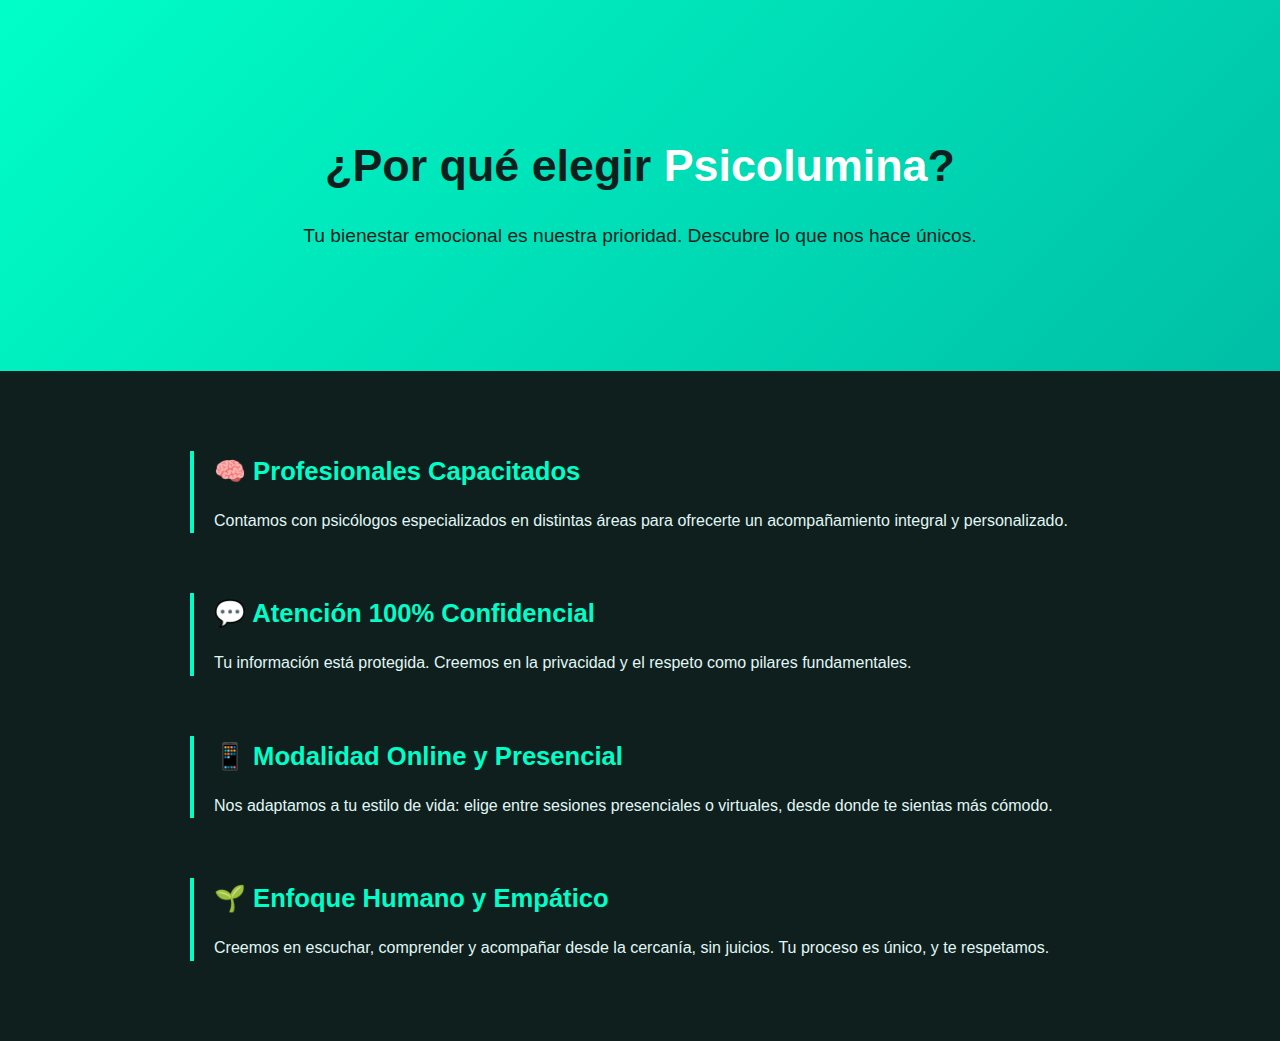
<file: por-que-elegirnos.html>
<!DOCTYPE html>
<html lang="es">
<head>
  <meta charset="UTF-8">
  <meta name="viewport" content="width=device-width, initial-scale=1.0">
  <title>¿Por qué elegirnos? - Psicolumina</title>
  <link rel="stylesheet" href="elegirnos.css">
</head>
<body>
  <section class="hero">
    <div class="hero-texto">
      <h1>¿Por qué elegir <span>Psicolumina</span>?</h1>
      <p>Tu bienestar emocional es nuestra prioridad. Descubre lo que nos hace únicos.</p>
    </div>
  </section>

  <section class="razones">
    <div class="razon">
      <h2>🧠 Profesionales Capacitados</h2>
      <p>Contamos con psicólogos especializados en distintas áreas para ofrecerte un acompañamiento integral y personalizado.</p>
    </div>

    <div class="razon">
      <h2>💬 Atención 100% Confidencial</h2>
      <p>Tu información está protegida. Creemos en la privacidad y el respeto como pilares fundamentales.</p>
    </div>

    <div class="razon">
      <h2>📱 Modalidad Online y Presencial</h2>
      <p>Nos adaptamos a tu estilo de vida: elige entre sesiones presenciales o virtuales, desde donde te sientas más cómodo.</p>
    </div>

    <div class="razon">
      <h2>🌱 Enfoque Humano y Empático</h2>
      <p>Creemos en escuchar, comprender y acompañar desde la cercanía, sin juicios. Tu proceso es único, y te respetamos.</p>
    </div>
  </section>

</body>
</html>
</file>
<file: elegirnos.css>
body {
    margin: 0;
    font-family: 'Segoe UI', sans-serif;
    background-color: #0f1f1e;
    color: #ffffff;
    line-height: 1.6;
  }
  
  .hero {
    background: linear-gradient(135deg, #00ffc8 0%, #00bfa6 100%);
    color: #0f1f1e;
    padding: 100px 20px;
    text-align: center;
  }
  
  .hero-texto h1 {
    font-size: 2.8em;
    margin-bottom: 10px;
  }
  
  .hero-texto span {
    color: #ffffff;
  }
  
  .hero-texto p {
    font-size: 1.2em;
  }
  
  .razones {
    max-width: 900px;
    margin: 80px auto;
    padding: 0 20px;
  }
  
  .razon {
    margin-bottom: 60px;
    border-left: 4px solid #00ffc8;
    padding-left: 20px;
  }
  
  .razon h2 {
    font-size: 1.6em;
    color: #00ffc8;
    margin-bottom: 10px;
  }
  
  .razon p {
    font-size: 1em;
    color: #e0f7f4;
  }
  
  .footer {
    text-align: center;
    padding: 30px 0;
    background-color: #0d1817;
    color: #00ffc8;
    font-size: 0.9em;
  }
</file>
